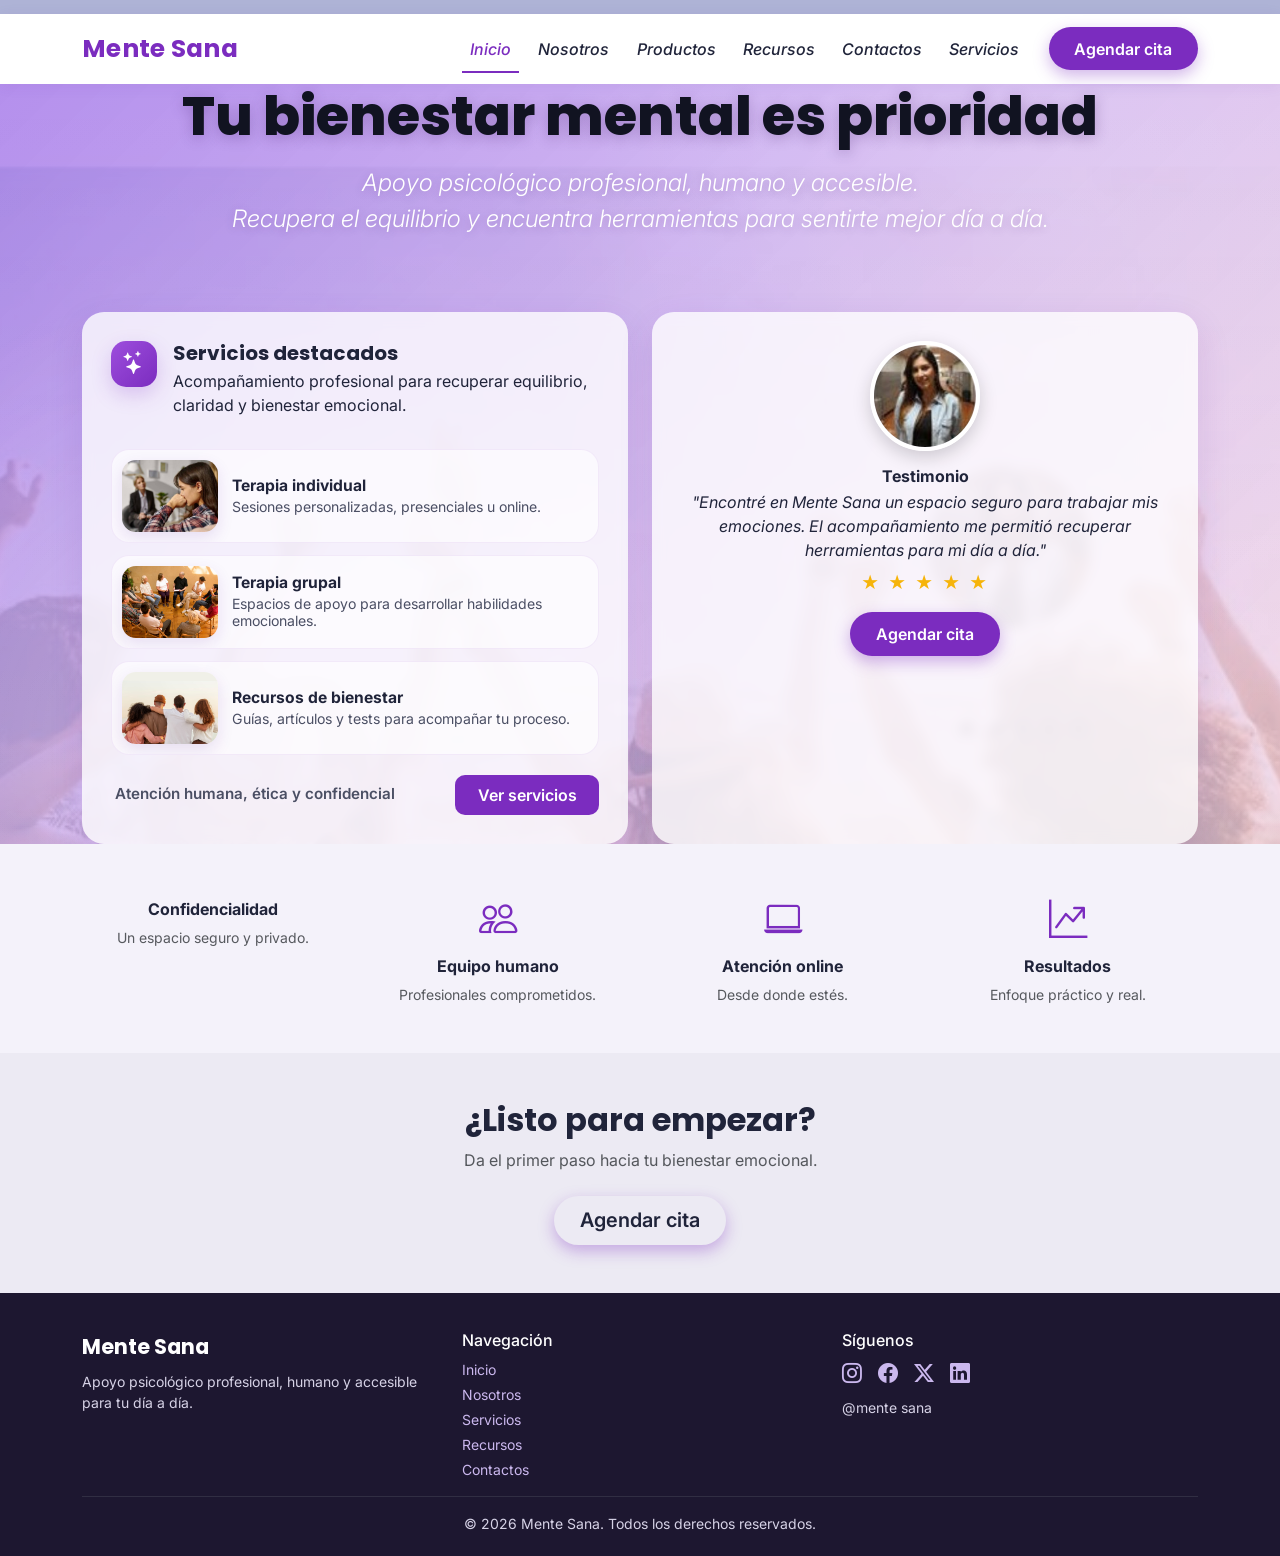
<file: index.html>
<!DOCTYPE html>
<html lang="es">
<head>
  <meta charset="UTF-8">
  <meta name="viewport" content="width=device-width, initial-scale=1.0">
  <title>Mente Sana — Tu bienestar mental es prioridad</title>

  <!-- Bootstrap 5 -->
  <link href="https://cdn.jsdelivr.net/npm/bootstrap@5.3.3/dist/css/bootstrap.min.css" rel="stylesheet">
  <!-- Bootstrap Icons -->
  <link href="https://cdn.jsdelivr.net/npm/bootstrap-icons@1.11.3/font/bootstrap-icons.css" rel="stylesheet">
  <!-- Fuentes -->
  <link rel="preconnect" href="https://fonts.googleapis.com">
  <link rel="preconnect" href="https://fonts.gstatic.com" crossorigin>
  <link href="https://fonts.googleapis.com/css2?family=Poppins:wght@500;600;700;800&family=Inter:wght@400;500;600&display=swap" rel="stylesheet">
  <!-- Estilos propios -->
  <link href="styles.css" rel="stylesheet">

  <style>
    /* Corrección específica para GitHub Pages: evita que las imágenes del bloque izquierdo del index se agranden */
    .ms-hero-cards .ms-home-card .ms-home-highlights {
      display: grid !important;
      gap: 12px !important;
    }

    .ms-hero-cards .ms-home-card .ms-home-highlight {
      display: grid !important;
      grid-template-columns: 96px minmax(0, 1fr) !important;
      align-items: center !important;
      gap: 14px !important;
      padding: 10px !important;
      border-radius: 18px !important;
      background: rgba(255,255,255,.62) !important;
      overflow: hidden !important;
    }

    .ms-hero-cards .ms-home-card .ms-home-highlight img {
      width: 96px !important;
      min-width: 96px !important;
      max-width: 96px !important;
      height: 72px !important;
      min-height: 72px !important;
      max-height: 72px !important;
      object-fit: cover !important;
      display: block !important;
      border-radius: 14px !important;
    }

    .ms-hero-cards .ms-home-card .ms-home-highlight h6 {
      margin: 0 0 3px 0 !important;
      font-size: .98rem !important;
      line-height: 1.15 !important;
    }

    .ms-hero-cards .ms-home-card .ms-home-highlight p {
      margin: 0 !important;
      font-size: .88rem !important;
      line-height: 1.25 !important;
    }

    .ms-hero-cards .ms-home-card {
      min-height: 100% !important;
      overflow: hidden !important;
    }

    @media (max-width: 575px) {
      .ms-hero-cards .ms-home-card .ms-home-highlight {
        grid-template-columns: 78px minmax(0, 1fr) !important;
      }

      .ms-hero-cards .ms-home-card .ms-home-highlight img {
        width: 78px !important;
        min-width: 78px !important;
        max-width: 78px !important;
        height: 62px !important;
        min-height: 62px !important;
        max-height: 62px !important;
      }
    }
  </style>

</head>
<body>

  <div class="ms-topband"></div>

  <nav class="navbar navbar-expand-lg ms-nav sticky-top">
    <div class="container">
      <a class="navbar-brand" href="index.html">Mente Sana</a>
      <button class="navbar-toggler" type="button" data-bs-toggle="collapse" data-bs-target="#navMenu">
        <span class="navbar-toggler-icon"></span>
      </button>
      <div class="collapse navbar-collapse" id="navMenu">
        <ul class="navbar-nav ms-auto align-items-lg-center">
          <li class="nav-item"><a class="nav-link" href="index.html">Inicio</a></li>
          <li class="nav-item"><a class="nav-link" href="nosotros.html">Nosotros</a></li>
          <li class="nav-item"><a class="nav-link" href="productos.html">Productos</a></li>
          <li class="nav-item"><a class="nav-link" href="recursos.html">Recursos</a></li>
          <li class="nav-item"><a class="nav-link" href="contactos.html">Contactos</a></li>
          <li class="nav-item"><a class="nav-link" href="servicios.html">Servicios</a></li>
          <li class="nav-item ms-lg-3 mt-2 mt-lg-0">
            <a class="btn btn-ms" href="agendar.html">Agendar cita</a>
          </li>
        </ul>
      </div>
    </div>
  </nav>


  <header class="ms-hero">
    <div class="container">
      <div class="text-center mb-4">
        <h1>Tu bienestar mental es prioridad</h1>
        <p class="lead mt-3">Apoyo psicológico profesional, humano y accesible.<br>
          Recupera el equilibrio y encuentra herramientas para sentirte mejor día a día.</p>
      </div>

      <div class="row g-4 mt-2 align-items-stretch ms-hero-cards">
        <!-- Tarjeta servicios + recursos mejorada -->
        <div class="col-lg-6">
          <div class="ms-floatcard ms-home-card h-100 reveal">
            <div class="d-flex align-items-start gap-3 mb-3">
              <div class="ms-home-icon"><i class="bi bi-stars"></i></div>
              <div>
                <h5 class="mb-1">Servicios destacados</h5>
                <p class="mb-0">Acompañamiento profesional para recuperar equilibrio, claridad y bienestar emocional.</p>
              </div>
            </div>

            <div class="ms-home-highlights">
              <div class="ms-home-highlight">
                <img src="imagenes/img1.jpeg" alt="Terapia individual">
                <div>
                  <h6>Terapia individual</h6>
                  <p>Sesiones personalizadas, presenciales u online.</p>
                </div>
              </div>

              <div class="ms-home-highlight">
                <img src="imagenes/img2.jpeg" alt="Terapia grupal">
                <div>
                  <h6>Terapia grupal</h6>
                  <p>Espacios de apoyo para desarrollar habilidades emocionales.</p>
                </div>
              </div>

              <div class="ms-home-highlight">
                <img src="imagenes/img9.jpeg" alt="Recursos de bienestar">
                <div>
                  <h6>Recursos de bienestar</h6>
                  <p>Guías, artículos y tests para acompañar tu proceso.</p>
                </div>
              </div>
            </div>

            <div class="ms-home-card-footer">
              <span><i class="bi bi-shield-heart me-1"></i> Atención humana, ética y confidencial</span>
              <a href="servicios.html" class="btn btn-ms-soft">Ver servicios</a>
            </div>
          </div>
        </div>
        <!-- Tarjeta testimonio -->
        <div class="col-lg-6">
          <div class="ms-floatcard h-100 text-center reveal">
            <img src="imagenes/testimonial.jpg" class="ms-avatar mb-3" alt="Testimonio de paciente">
            <h6 class="fw-bold mb-1">Testimonio</h6>
            <p class="fst-italic mb-2">"Encontré en Mente Sana un espacio seguro para trabajar mis emociones.
              El acompañamiento me permitió recuperar herramientas para mi día a día."</p>
            <div class="ms-stars mb-3">★ ★ ★ ★ ★</div>
            <a href="agendar.html" class="btn btn-ms">Agendar cita</a>
          </div>
        </div>
      </div>
    </div>
  </header>

  <section class="section bg-lav">
    <div class="container">
      <div class="row g-4 text-center">
        <div class="col-6 col-md-3 reveal">
          <i class="bi bi-shield-heart text-purple" style="font-size:2.4rem;"></i>
          <h6 class="mt-2 fw-bold">Confidencialidad</h6>
          <p class="text-muted small mb-0">Un espacio seguro y privado.</p>
        </div>
        <div class="col-6 col-md-3 reveal">
          <i class="bi bi-people text-purple" style="font-size:2.4rem;"></i>
          <h6 class="mt-2 fw-bold">Equipo humano</h6>
          <p class="text-muted small mb-0">Profesionales comprometidos.</p>
        </div>
        <div class="col-6 col-md-3 reveal">
          <i class="bi bi-laptop text-purple" style="font-size:2.4rem;"></i>
          <h6 class="mt-2 fw-bold">Atención online</h6>
          <p class="text-muted small mb-0">Desde donde estés.</p>
        </div>
        <div class="col-6 col-md-3 reveal">
          <i class="bi bi-graph-up-arrow text-purple" style="font-size:2.4rem;"></i>
          <h6 class="mt-2 fw-bold">Resultados</h6>
          <p class="text-muted small mb-0">Enfoque práctico y real.</p>
        </div>
      </div>
    </div>
  </section>

  <section class="section text-center">
    <div class="container">
      <h2 class="fw-bold mb-2 reveal">¿Listo para empezar?</h2>
      <p class="text-muted mb-4 reveal">Da el primer paso hacia tu bienestar emocional.</p>
      <a href="agendar.html" class="btn btn-ms btn-lg reveal">Agendar cita</a>
    </div>
  </section>

  <footer class="ms-footer">
    <div class="container">
      <div class="row gy-4">
        <div class="col-md-4">
          <div class="brand mb-2">Mente Sana</div>
          <p class="small mb-0">Apoyo psicológico profesional, humano y accesible para tu día a día.</p>
        </div>
        <div class="col-md-4">
          <h6 class="text-white">Navegación</h6>
          <div class="d-flex flex-column gap-1 small">
            <a href="index.html">Inicio</a>
            <a href="nosotros.html">Nosotros</a>
            <a href="servicios.html">Servicios</a>
            <a href="recursos.html">Recursos</a>
            <a href="contactos.html">Contactos</a>
          </div>
        </div>
        <div class="col-md-4">
          <h6 class="text-white">Síguenos</h6>
          <div class="fs-5 d-flex gap-3">
            <a href="#"><i class="bi bi-instagram"></i></a>
            <a href="#"><i class="bi bi-facebook"></i></a>
            <a href="#"><i class="bi bi-twitter-x"></i></a>
            <a href="#"><i class="bi bi-linkedin"></i></a>
          </div>
          <p class="small mt-2 mb-0">@mente sana</p>
        </div>
      </div>
      <hr class="border-secondary my-3">
      <p class="text-center small mb-0">© 2026 Mente Sana. Todos los derechos reservados.</p>
    </div>
  </footer>

  <script src="https://cdn.jsdelivr.net/npm/bootstrap@5.3.3/dist/js/bootstrap.bundle.min.js"></script>
  <script src="main.js"></script>
</body>
</html>
</file>
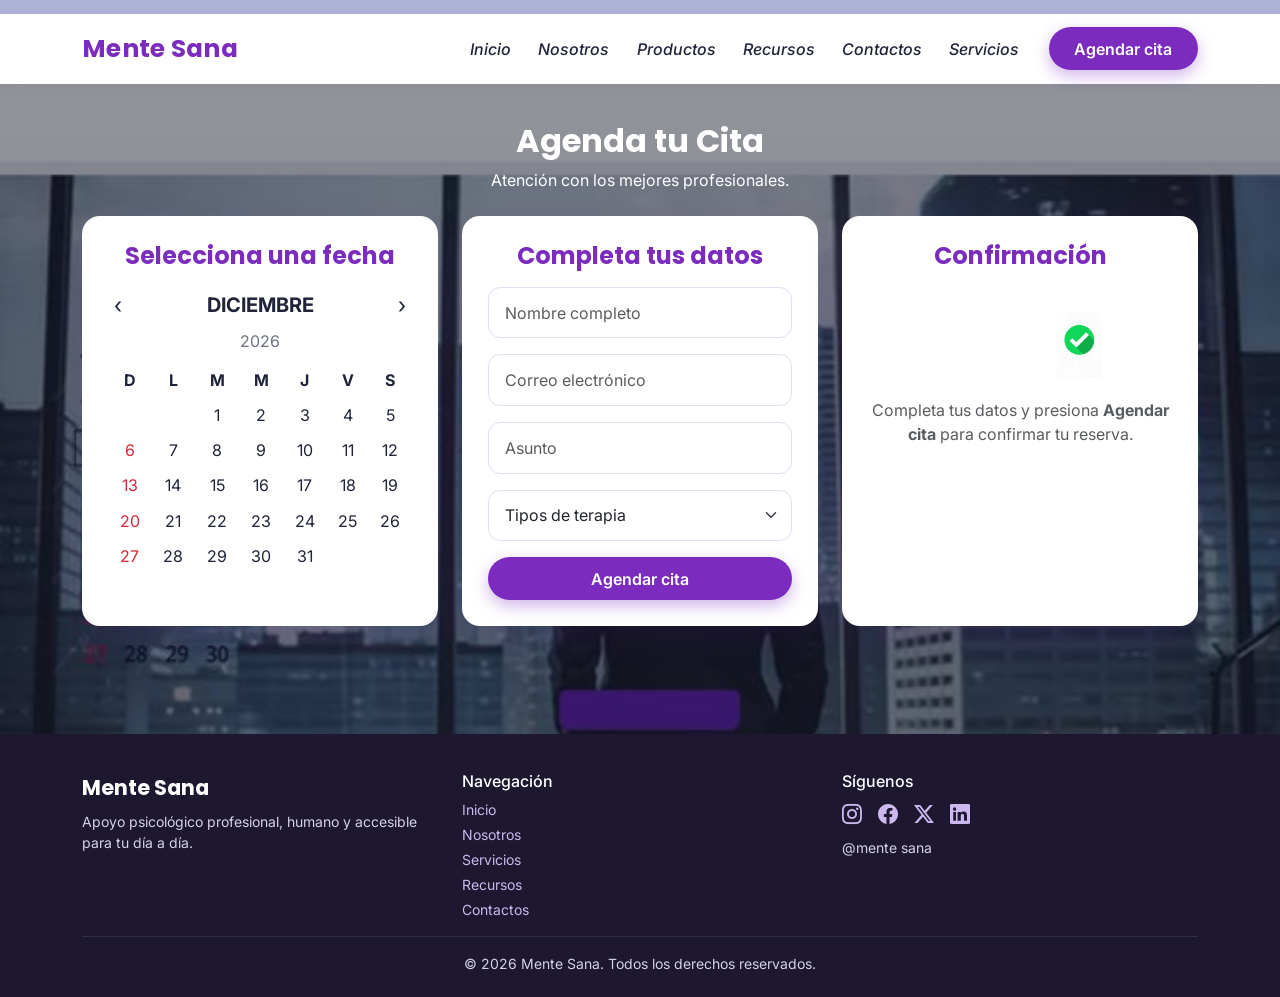
<file: agendar.html>
<!DOCTYPE html>
<html lang="es">
<head>
  <meta charset="UTF-8">
  <meta name="viewport" content="width=device-width, initial-scale=1.0">
  <title>Mente Sana — Agendar cita</title>
  <link href="https://cdn.jsdelivr.net/npm/bootstrap@5.3.3/dist/css/bootstrap.min.css" rel="stylesheet">
  <link href="https://cdn.jsdelivr.net/npm/bootstrap-icons@1.11.3/font/bootstrap-icons.css" rel="stylesheet">
  <link rel="preconnect" href="https://fonts.googleapis.com">
  <link rel="preconnect" href="https://fonts.gstatic.com" crossorigin>
  <link href="https://fonts.googleapis.com/css2?family=Poppins:wght@500;600;700;800&family=Inter:wght@400;500;600&display=swap" rel="stylesheet">
  <link href="styles.css" rel="stylesheet">
</head>
<body>

  <div class="ms-topband"></div>

  <!-- NAVBAR -->
  <nav class="navbar navbar-expand-lg ms-nav sticky-top">
    <div class="container">
      <a class="navbar-brand" href="index.html">Mente Sana</a>
      <button class="navbar-toggler" type="button" data-bs-toggle="collapse" data-bs-target="#navMenu">
        <span class="navbar-toggler-icon"></span>
      </button>
      <div class="collapse navbar-collapse" id="navMenu">
        <ul class="navbar-nav ms-auto align-items-lg-center">
          <li class="nav-item"><a class="nav-link" href="index.html">Inicio</a></li>
          <li class="nav-item"><a class="nav-link" href="nosotros.html">Nosotros</a></li>
          <li class="nav-item"><a class="nav-link" href="productos.html">Productos</a></li>
          <li class="nav-item"><a class="nav-link" href="recursos.html">Recursos</a></li>
          <li class="nav-item"><a class="nav-link" href="contactos.html">Contactos</a></li>
          <li class="nav-item"><a class="nav-link" href="servicios.html">Servicios</a></li>
          <li class="nav-item ms-lg-3 mt-2 mt-lg-0"><a class="btn btn-ms" href="agendar.html">Agendar cita</a></li>
        </ul>
      </div>
    </div>
  </nav>

  <!-- AGENDAR -->
  <section class="ms-appoint">
    <div class="container">
      <div class="text-center mb-4">
        <h2 class="fw-bold">Agenda tu Cita</h2>
        <p class="subtitle">Atención con los mejores profesionales.</p>
      </div>

      <div class="row g-4 align-items-stretch">

        <!-- Calendario -->
        <div class="col-lg-4">
          <div class="ms-panel">
            <h4 class="mb-3">Selecciona una fecha</h4>
            <div class="ms-cal-head">
              <button class="ms-cal-nav" id="calPrev" aria-label="Mes anterior">&lsaquo;</button>
              <span class="month" id="calMonth">ABRIL</span>
              <button class="ms-cal-nav" id="calNext" aria-label="Mes siguiente">&rsaquo;</button>
            </div>
            <div class="ms-cal-year" id="calYear">2025</div>
            <table class="ms-cal">
              <thead>
                <tr><th>D</th><th>L</th><th>M</th><th>M</th><th>J</th><th>V</th><th>S</th></tr>
              </thead>
              <tbody id="calBody"></tbody>
            </table>
          </div>
        </div>

        <!-- Datos -->
        <div class="col-lg-4">
          <div class="ms-panel">
            <h4 class="mb-3">Completa tus datos</h4>
            <form id="apptForm" novalidate>
              <div class="mb-3">
                <input type="text" class="form-control" placeholder="Nombre completo" required>
                <div class="invalid-feedback">Escribe tu nombre.</div>
              </div>
              <div class="mb-3">
                <input type="email" class="form-control" placeholder="Correo electrónico" required>
                <div class="invalid-feedback">Ingresa un correo válido.</div>
              </div>
              <div class="mb-3">
                <input type="text" class="form-control" placeholder="Asunto" required>
                <div class="invalid-feedback">Indica el asunto.</div>
              </div>
              <div class="mb-3">
                <select class="form-select" required>
                  <option value="" selected disabled>Tipos de terapia</option>
                  <option>Terapia individual</option>
                  <option>Terapia grupal</option>
                  <option>Coaching emocional</option>
                  <option>Atención online</option>
                </select>
                <div class="invalid-feedback">Selecciona un tipo de terapia.</div>
              </div>
              <button type="submit" class="btn btn-ms w-100">Agendar cita</button>
            </form>
          </div>
        </div>

        <!-- Confirmación -->
        <div class="col-lg-4">
          <div class="ms-panel text-center">
            <h4 class="mb-3">Confirmación</h4>

            <div id="confirmEmpty">
              <img src="imagenes/check.jpg" class="confirm-img" alt="Confirmación">
              <p class="text-muted mt-3 mb-0">Completa tus datos y presiona
                <strong>Agendar cita</strong> para confirmar tu reserva.</p>
            </div>

            <div id="confirmBox">
              <i class="bi bi-check-circle-fill ms-check"></i>
              <h5 class="fw-bold mt-3">¡Tu cita ha sido registrada!</h5>
              <p class="text-muted mb-0">Te hemos enviado los detalles a tu correo electrónico.</p>
            </div>
          </div>
        </div>

      </div>
    </div>
  </section>

  <!-- FOOTER -->
  <footer class="ms-footer">
    <div class="container">
      <div class="row gy-4">
        <div class="col-md-4">
          <div class="brand mb-2">Mente Sana</div>
          <p class="small mb-0">Apoyo psicológico profesional, humano y accesible para tu día a día.</p>
        </div>
        <div class="col-md-4">
          <h6 class="text-white">Navegación</h6>
          <div class="d-flex flex-column gap-1 small">
            <a href="index.html">Inicio</a>
            <a href="nosotros.html">Nosotros</a>
            <a href="servicios.html">Servicios</a>
            <a href="recursos.html">Recursos</a>
            <a href="contactos.html">Contactos</a>
          </div>
        </div>
        <div class="col-md-4">
          <h6 class="text-white">Síguenos</h6>
          <div class="fs-5 d-flex gap-3">
            <a href="#"><i class="bi bi-instagram"></i></a>
            <a href="#"><i class="bi bi-facebook"></i></a>
            <a href="#"><i class="bi bi-twitter-x"></i></a>
            <a href="#"><i class="bi bi-linkedin"></i></a>
          </div>
          <p class="small mt-2 mb-0">@mente sana</p>
        </div>
      </div>
      <hr class="border-secondary my-3">
      <p class="text-center small mb-0">© 2026 Mente Sana. Todos los derechos reservados.</p>
    </div>
  </footer>

  <script src="https://cdn.jsdelivr.net/npm/bootstrap@5.3.3/dist/js/bootstrap.bundle.min.js"></script>
  <script src="main.js"></script>
</body>
</html>
</file>
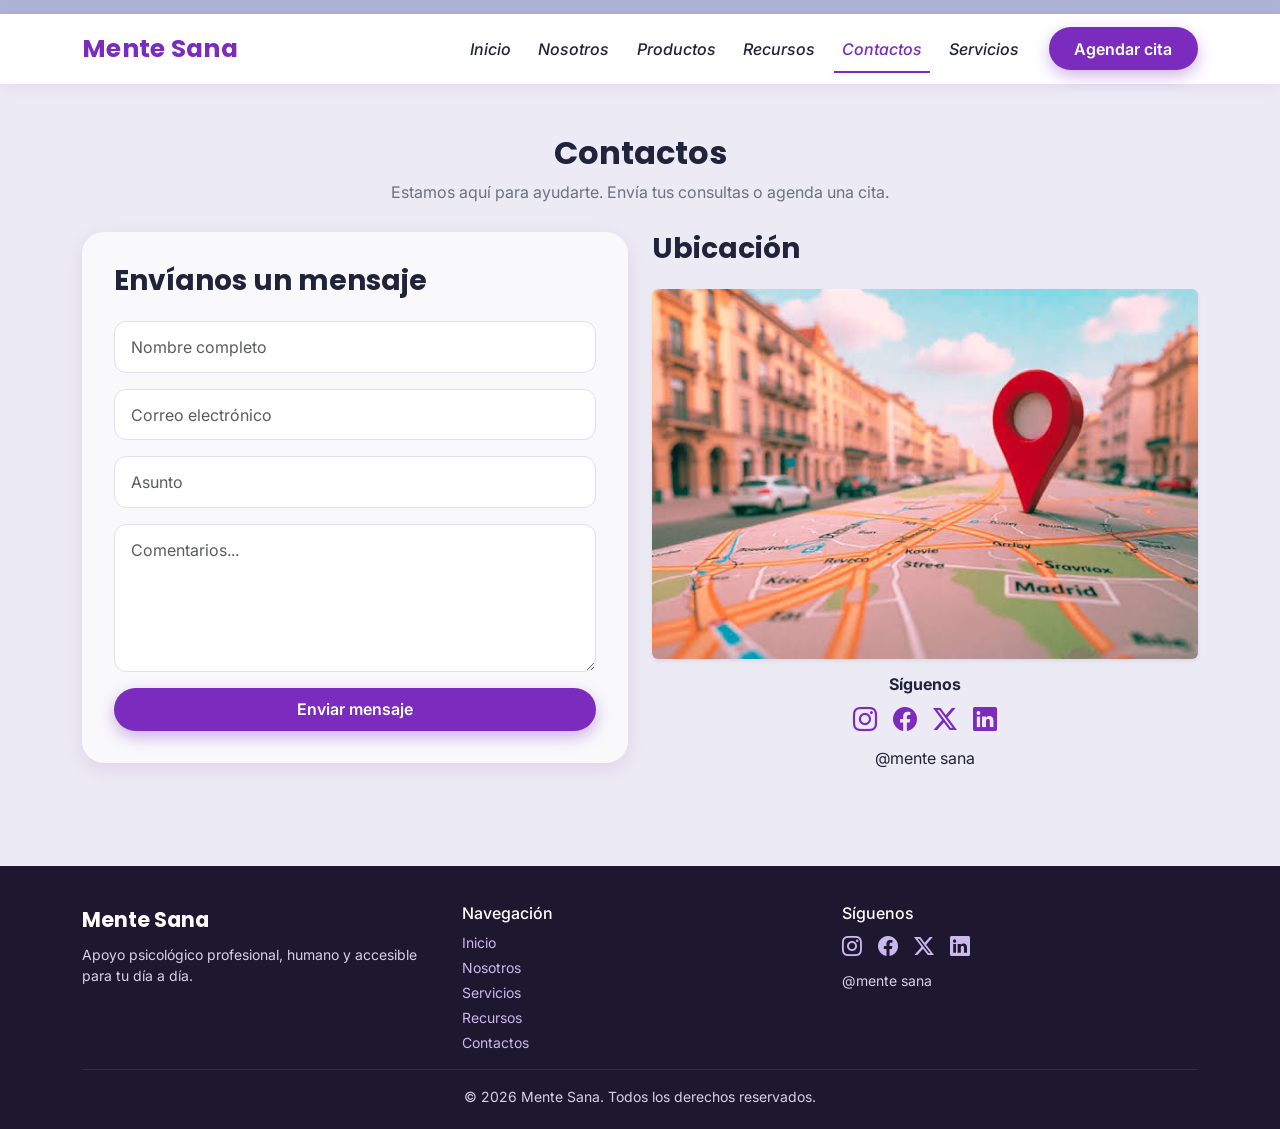
<file: contactos.html>
<!DOCTYPE html>
<html lang="es">
<head>
  <meta charset="UTF-8">
  <meta name="viewport" content="width=device-width, initial-scale=1.0">
  <title>Mente Sana — Contactos</title>
  <link href="https://cdn.jsdelivr.net/npm/bootstrap@5.3.3/dist/css/bootstrap.min.css" rel="stylesheet">
  <link href="https://cdn.jsdelivr.net/npm/bootstrap-icons@1.11.3/font/bootstrap-icons.css" rel="stylesheet">
  <link rel="preconnect" href="https://fonts.googleapis.com">
  <link rel="preconnect" href="https://fonts.gstatic.com" crossorigin>
  <link href="https://fonts.googleapis.com/css2?family=Poppins:wght@500;600;700;800&family=Inter:wght@400;500;600&display=swap" rel="stylesheet">
  <link href="styles.css" rel="stylesheet">
</head>
<body class="ms-lilac-page">

  <div class="ms-topband"></div>

  <!-- NAVBAR -->
  <nav class="navbar navbar-expand-lg ms-nav sticky-top">
    <div class="container">
      <a class="navbar-brand" href="index.html">Mente Sana</a>
      <button class="navbar-toggler" type="button" data-bs-toggle="collapse" data-bs-target="#navMenu">
        <span class="navbar-toggler-icon"></span>
      </button>
      <div class="collapse navbar-collapse" id="navMenu">
        <ul class="navbar-nav ms-auto align-items-lg-center">
          <li class="nav-item"><a class="nav-link" href="index.html">Inicio</a></li>
          <li class="nav-item"><a class="nav-link" href="nosotros.html">Nosotros</a></li>
          <li class="nav-item"><a class="nav-link" href="productos.html">Productos</a></li>
          <li class="nav-item"><a class="nav-link" href="recursos.html">Recursos</a></li>
          <li class="nav-item"><a class="nav-link" href="contactos.html">Contactos</a></li>
          <li class="nav-item"><a class="nav-link" href="servicios.html">Servicios</a></li>
          <li class="nav-item ms-lg-3 mt-2 mt-lg-0"><a class="btn btn-ms" href="agendar.html">Agendar cita</a></li>
        </ul>
      </div>
    </div>
  </nav>

  <!-- CABECERA -->
  <div class="ms-pagehead">
    <h2>Contactos</h2>
    <p>Estamos aquí para ayudarte. Envía tus consultas o agenda una cita.</p>
  </div>

  <!-- CONTENIDO -->
  <section class="section pt-0 page-fill">
    <div class="container">
      <div class="row g-4">

        <!-- Formulario -->
        <div class="col-lg-6">
          <div class="ms-form-card">
            <h3 class="fw-bold mb-4">Envíanos un mensaje</h3>
            <form id="contactForm" novalidate>
              <div class="mb-3">
                <input type="text" class="form-control" placeholder="Nombre completo" required>
                <div class="invalid-feedback">Por favor escribe tu nombre.</div>
              </div>
              <div class="mb-3">
                <input type="email" class="form-control" placeholder="Correo electrónico" required>
                <div class="invalid-feedback">Ingresa un correo válido.</div>
              </div>
              <div class="mb-3">
                <input type="text" class="form-control" placeholder="Asunto" required>
                <div class="invalid-feedback">Indica el asunto.</div>
              </div>
              <div class="mb-3">
                <textarea class="form-control" rows="5" placeholder="Comentarios..." required></textarea>
                <div class="invalid-feedback">Escribe tu mensaje.</div>
              </div>
              <button type="submit" class="btn btn-ms w-100">Enviar mensaje</button>
              <div id="contactMsg" class="alert alert-success mt-3 d-none">
                <i class="bi bi-check-circle me-2"></i>¡Mensaje enviado! Te responderemos pronto.
              </div>
            </form>
          </div>
        </div>

        <!-- Ubicación -->
        <div class="col-lg-6">
          <h3 class="fw-bold mb-4">Ubicación</h3>
          <img src="imagenes/img4.jpeg" class="img-fluid rounded shadow-sm w-100 mb-3 contact-map-img" alt="Ubicación">
          <div class="text-center">
            <h6 class="fw-bold mb-2">Síguenos</h6>
            <div class="fs-4 d-flex justify-content-center gap-3 text-purple">
              <a href="#" class="text-purple"><i class="bi bi-instagram"></i></a>
              <a href="#" class="text-purple"><i class="bi bi-facebook"></i></a>
              <a href="#" class="text-purple"><i class="bi bi-twitter-x"></i></a>
              <a href="#" class="text-purple"><i class="bi bi-linkedin"></i></a>
            </div>
            <p class="mt-2 mb-0">@mente sana</p>
          </div>
        </div>

      </div>
    </div>
  </section>

  <!-- FOOTER -->
  <footer class="ms-footer">
    <div class="container">
      <div class="row gy-4">
        <div class="col-md-4">
          <div class="brand mb-2">Mente Sana</div>
          <p class="small mb-0">Apoyo psicológico profesional, humano y accesible para tu día a día.</p>
        </div>
        <div class="col-md-4">
          <h6 class="text-white">Navegación</h6>
          <div class="d-flex flex-column gap-1 small">
            <a href="index.html">Inicio</a>
            <a href="nosotros.html">Nosotros</a>
            <a href="servicios.html">Servicios</a>
            <a href="recursos.html">Recursos</a>
            <a href="contactos.html">Contactos</a>
          </div>
        </div>
        <div class="col-md-4">
          <h6 class="text-white">Síguenos</h6>
          <div class="fs-5 d-flex gap-3">
            <a href="#"><i class="bi bi-instagram"></i></a>
            <a href="#"><i class="bi bi-facebook"></i></a>
            <a href="#"><i class="bi bi-twitter-x"></i></a>
            <a href="#"><i class="bi bi-linkedin"></i></a>
          </div>
          <p class="small mt-2 mb-0">@mente sana</p>
        </div>
      </div>
      <hr class="border-secondary my-3">
      <p class="text-center small mb-0">© 2026 Mente Sana. Todos los derechos reservados.</p>
    </div>
  </footer>

  <script src="https://cdn.jsdelivr.net/npm/bootstrap@5.3.3/dist/js/bootstrap.bundle.min.js"></script>
  <script src="main.js"></script>
</body>
</html>
</file>
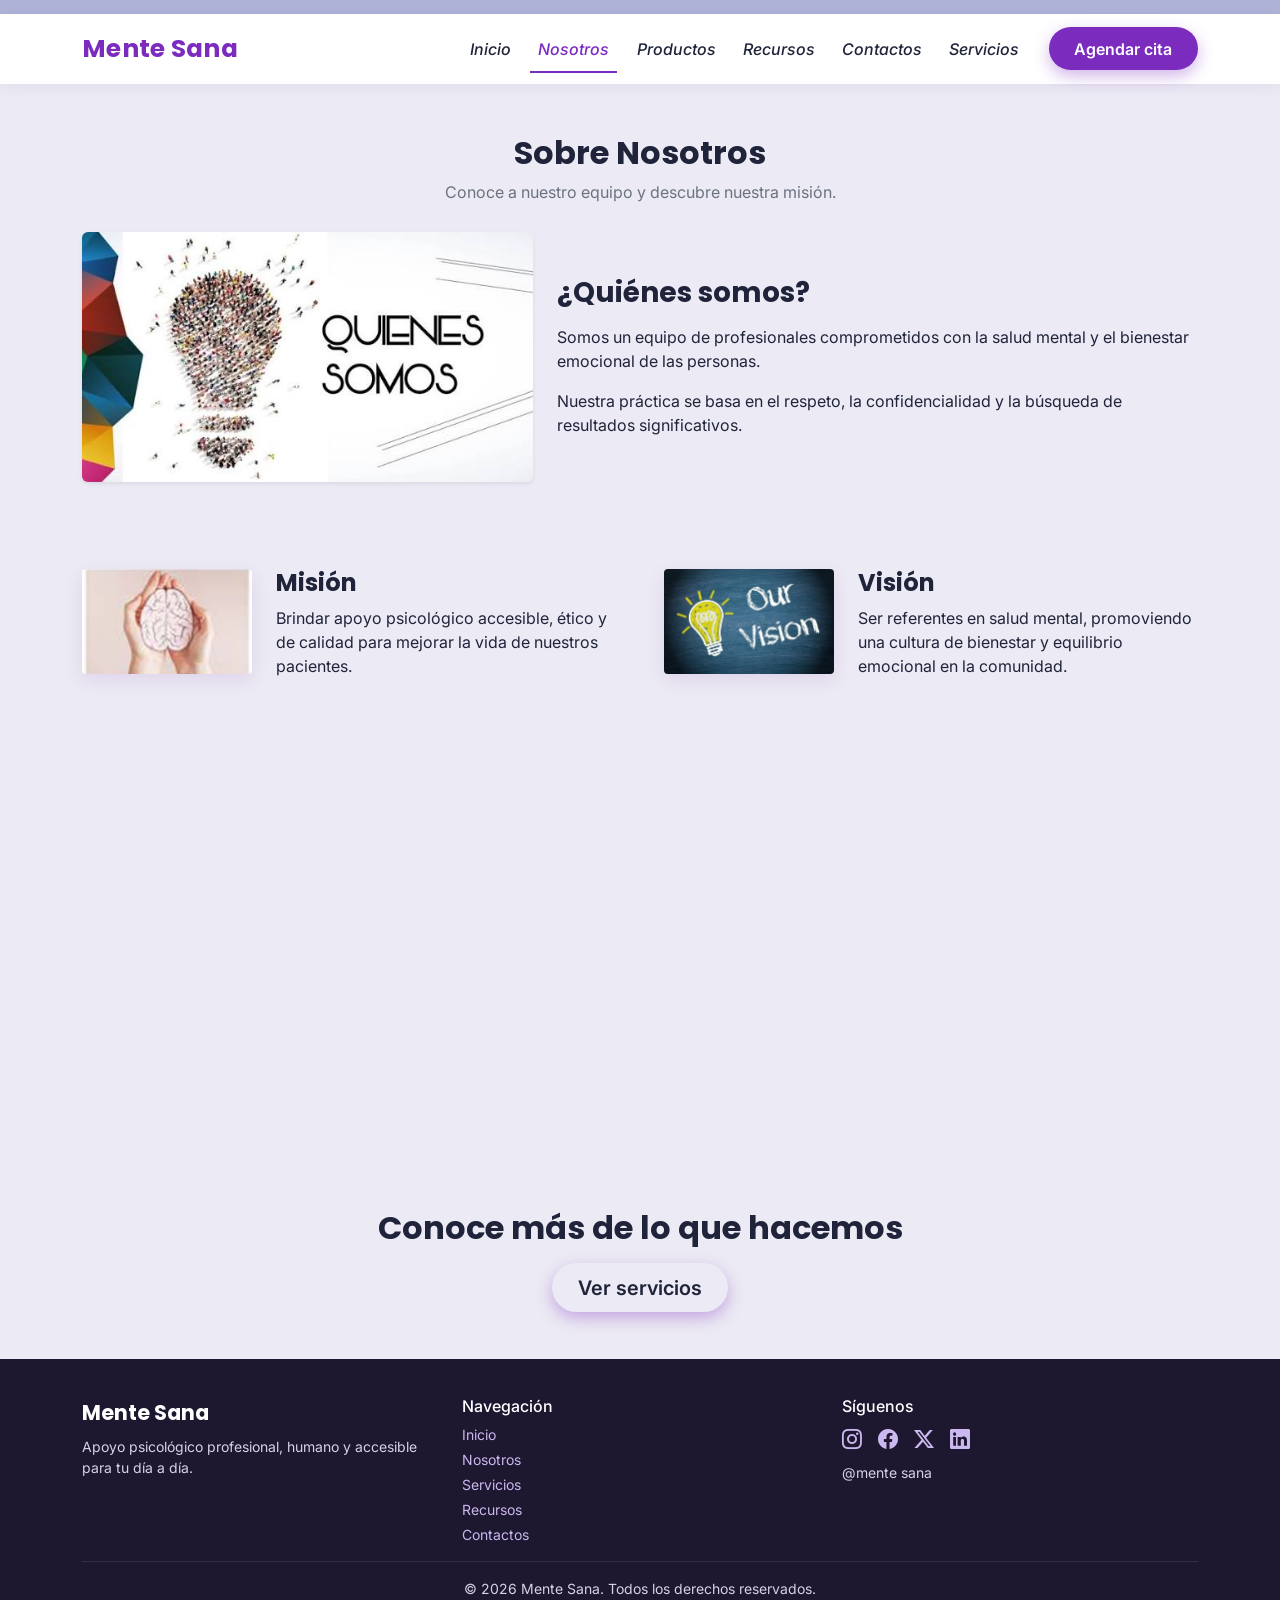
<file: nosotros.html>
<!DOCTYPE html>
<html lang="es">
<head>
  <meta charset="UTF-8">
  <meta name="viewport" content="width=device-width, initial-scale=1.0">
  <title>Mente Sana — Sobre Nosotros</title>
  <link href="https://cdn.jsdelivr.net/npm/bootstrap@5.3.3/dist/css/bootstrap.min.css" rel="stylesheet">
  <link href="https://cdn.jsdelivr.net/npm/bootstrap-icons@1.11.3/font/bootstrap-icons.css" rel="stylesheet">
  <link rel="preconnect" href="https://fonts.googleapis.com">
  <link rel="preconnect" href="https://fonts.gstatic.com" crossorigin>
  <link href="https://fonts.googleapis.com/css2?family=Poppins:wght@500;600;700;800&family=Inter:wght@400;500;600&display=swap" rel="stylesheet">
  <link href="styles.css" rel="stylesheet">
</head>
<body class="ms-lilac-page">

  <div class="ms-topband"></div>

  <!-- NAVBAR -->
  <nav class="navbar navbar-expand-lg ms-nav sticky-top">
    <div class="container">
      <a class="navbar-brand" href="index.html">Mente Sana</a>
      <button class="navbar-toggler" type="button" data-bs-toggle="collapse" data-bs-target="#navMenu">
        <span class="navbar-toggler-icon"></span>
      </button>
      <div class="collapse navbar-collapse" id="navMenu">
        <ul class="navbar-nav ms-auto align-items-lg-center">
          <li class="nav-item"><a class="nav-link" href="index.html">Inicio</a></li>
          <li class="nav-item"><a class="nav-link" href="nosotros.html">Nosotros</a></li>
          <li class="nav-item"><a class="nav-link" href="productos.html">Productos</a></li>
          <li class="nav-item"><a class="nav-link" href="recursos.html">Recursos</a></li>
          <li class="nav-item"><a class="nav-link" href="contactos.html">Contactos</a></li>
          <li class="nav-item"><a class="nav-link" href="servicios.html">Servicios</a></li>
          <li class="nav-item ms-lg-3 mt-2 mt-lg-0"><a class="btn btn-ms" href="agendar.html">Agendar cita</a></li>
        </ul>
      </div>
    </div>
  </nav>

  <!-- CABECERA -->
  <div class="ms-pagehead">
    <h2>Sobre Nosotros</h2>
    <p>Conoce a nuestro equipo y descubre nuestra misión.</p>
  </div>

  <!-- ¿QUIÉNES SOMOS? -->
  <section class="section pt-0">
    <div class="container">
      <div class="row align-items-center g-4 reveal">
        <div class="col-md-5">
          <img src="imagenes/quienes_somos.jpg" class="img-fluid rounded shadow-sm w-100 about-main-img" alt="Equipo de psicólogos">
        </div>
        <div class="col-md-7">
          <h3 class="fw-bold mb-3">¿Quiénes somos?</h3>
          <p>Somos un equipo de profesionales comprometidos con la salud mental
            y el bienestar emocional de las personas.</p>
          <p class="mb-0">Nuestra práctica se basa en el respeto, la confidencialidad
            y la búsqueda de resultados significativos.</p>
        </div>
      </div>
    </div>
  </section>

  <!-- MISIÓN Y VISIÓN -->
  <section class="section bg-lav page-fill">
    <div class="container">
      <div class="row g-5">
        <div class="col-md-6">
          <div class="d-flex align-items-start gap-4 reveal">
            <img src="imagenes/mision.jpg" class="ms-feature-photo" alt="Misión: cuidado de la salud mental">
            <div>
              <h4 class="fw-bold">Misión</h4>
              <p class="mb-0">Brindar apoyo psicológico accesible, ético y de calidad
                para mejorar la vida de nuestros pacientes.</p>
            </div>
          </div>
        </div>
        <div class="col-md-6">
          <div class="d-flex align-items-start gap-4 reveal">
            <img src="imagenes/vision.jpg" class="ms-feature-photo" alt="Visión: bienestar emocional en comunidad">
            <div>
              <h4 class="fw-bold">Visión</h4>
              <p class="mb-0">Ser referentes en salud mental, promoviendo una cultura de
                bienestar y equilibrio emocional en la comunidad.</p>
            </div>
          </div>
        </div>
      </div>
    </div>
  </section>

  <!-- CTA -->
  <section class="section text-center">
    <div class="container">
      <h2 class="fw-bold mb-3 reveal">Conoce más de lo que hacemos</h2>
      <a href="servicios.html" class="btn btn-ms btn-lg reveal">Ver servicios</a>
    </div>
  </section>

  <!-- FOOTER -->
  <footer class="ms-footer">
    <div class="container">
      <div class="row gy-4">
        <div class="col-md-4">
          <div class="brand mb-2">Mente Sana</div>
          <p class="small mb-0">Apoyo psicológico profesional, humano y accesible para tu día a día.</p>
        </div>
        <div class="col-md-4">
          <h6 class="text-white">Navegación</h6>
          <div class="d-flex flex-column gap-1 small">
            <a href="index.html">Inicio</a>
            <a href="nosotros.html">Nosotros</a>
            <a href="servicios.html">Servicios</a>
            <a href="recursos.html">Recursos</a>
            <a href="contactos.html">Contactos</a>
          </div>
        </div>
        <div class="col-md-4">
          <h6 class="text-white">Síguenos</h6>
          <div class="fs-5 d-flex gap-3">
            <a href="#"><i class="bi bi-instagram"></i></a>
            <a href="#"><i class="bi bi-facebook"></i></a>
            <a href="#"><i class="bi bi-twitter-x"></i></a>
            <a href="#"><i class="bi bi-linkedin"></i></a>
          </div>
          <p class="small mt-2 mb-0">@mente sana</p>
        </div>
      </div>
      <hr class="border-secondary my-3">
      <p class="text-center small mb-0">© 2026 Mente Sana. Todos los derechos reservados.</p>
    </div>
  </footer>

  <script src="https://cdn.jsdelivr.net/npm/bootstrap@5.3.3/dist/js/bootstrap.bundle.min.js"></script>
  <script src="main.js"></script>
</body>
</html>
</file>
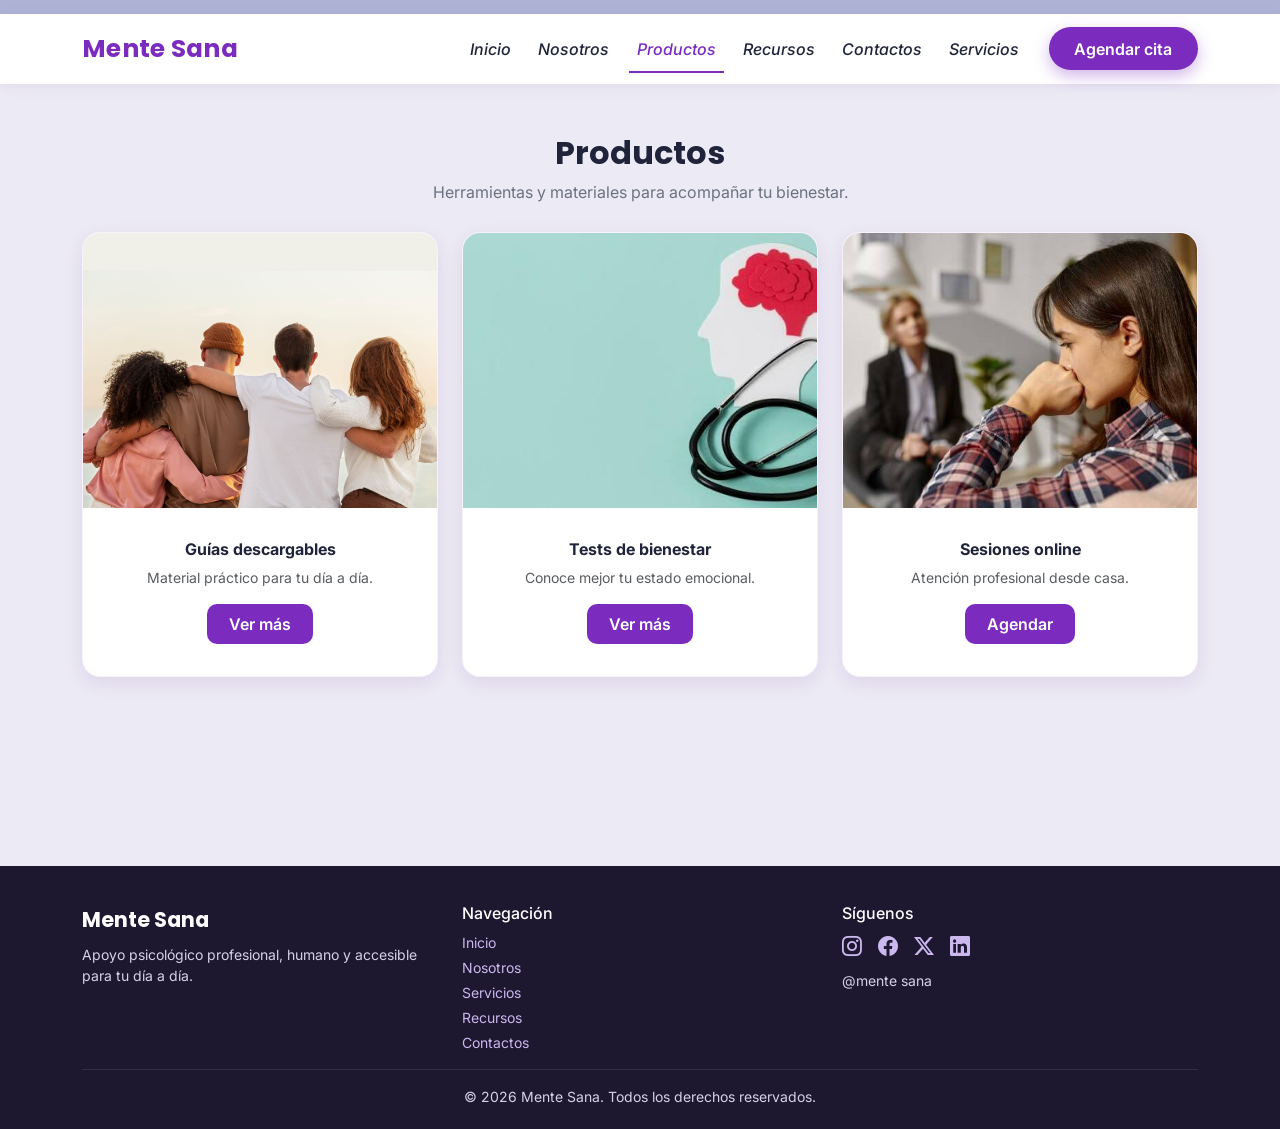
<file: productos.html>
<!DOCTYPE html>
<html lang="es">
<head>
  <meta charset="UTF-8">
  <meta name="viewport" content="width=device-width, initial-scale=1.0">
  <title>Mente Sana — Productos</title>
  <link href="https://cdn.jsdelivr.net/npm/bootstrap@5.3.3/dist/css/bootstrap.min.css" rel="stylesheet">
  <link href="https://cdn.jsdelivr.net/npm/bootstrap-icons@1.11.3/font/bootstrap-icons.css" rel="stylesheet">
  <link rel="preconnect" href="https://fonts.googleapis.com">
  <link rel="preconnect" href="https://fonts.gstatic.com" crossorigin>
  <link href="https://fonts.googleapis.com/css2?family=Poppins:wght@500;600;700;800&family=Inter:wght@400;500;600&display=swap" rel="stylesheet">
  <link href="styles.css" rel="stylesheet">
</head>
<body class="ms-lilac-page">

  <div class="ms-topband"></div>

  <!-- NAVBAR -->
  <nav class="navbar navbar-expand-lg ms-nav sticky-top">
    <div class="container">
      <a class="navbar-brand" href="index.html">Mente Sana</a>
      <button class="navbar-toggler" type="button" data-bs-toggle="collapse" data-bs-target="#navMenu">
        <span class="navbar-toggler-icon"></span>
      </button>
      <div class="collapse navbar-collapse" id="navMenu">
        <ul class="navbar-nav ms-auto align-items-lg-center">
          <li class="nav-item"><a class="nav-link" href="index.html">Inicio</a></li>
          <li class="nav-item"><a class="nav-link" href="nosotros.html">Nosotros</a></li>
          <li class="nav-item"><a class="nav-link" href="productos.html">Productos</a></li>
          <li class="nav-item"><a class="nav-link" href="recursos.html">Recursos</a></li>
          <li class="nav-item"><a class="nav-link" href="contactos.html">Contactos</a></li>
          <li class="nav-item"><a class="nav-link" href="servicios.html">Servicios</a></li>
          <li class="nav-item ms-lg-3 mt-2 mt-lg-0"><a class="btn btn-ms" href="agendar.html">Agendar cita</a></li>
        </ul>
      </div>
    </div>
  </nav>

  <!-- CABECERA -->
  <div class="ms-pagehead">
    <h2>Productos</h2>
    <p>Herramientas y materiales para acompañar tu bienestar.</p>
  </div>

  <section class="section pt-0 page-fill">
    <div class="container">
      <div class="row g-4">
        <div class="col-md-4">
          <div class="ms-card reveal">
            <img src="imagenes/img9.jpeg" class="card-img-top" alt="Guías descargables">
            <div class="p-4 text-center">
              <h6 class="fw-bold">Guías descargables</h6>
              <p class="text-muted small mb-3">Material práctico para tu día a día.</p>
              <a href="recursos.html" class="btn btn-ms-soft">Ver más</a>
            </div>
          </div>
        </div>
        <div class="col-md-4">
          <div class="ms-card reveal">
            <img src="imagenes/img10.jpeg" class="card-img-top" alt="Tests de bienestar">
            <div class="p-4 text-center">
              <h6 class="fw-bold">Tests de bienestar</h6>
              <p class="text-muted small mb-3">Conoce mejor tu estado emocional.</p>
              <a href="recursos.html" class="btn btn-ms-soft">Ver más</a>
            </div>
          </div>
        </div>
        <div class="col-md-4">
          <div class="ms-card reveal">
            <img src="imagenes/img1.jpeg" class="card-img-top" alt="Sesiones online">
            <div class="p-4 text-center">
              <h6 class="fw-bold">Sesiones online</h6>
              <p class="text-muted small mb-3">Atención profesional desde casa.</p>
              <a href="agendar.html" class="btn btn-ms-soft">Agendar</a>
            </div>
          </div>
        </div>
      </div>
    </div>
  </section>

  <!-- FOOTER -->
  <footer class="ms-footer">
    <div class="container">
      <div class="row gy-4">
        <div class="col-md-4">
          <div class="brand mb-2">Mente Sana</div>
          <p class="small mb-0">Apoyo psicológico profesional, humano y accesible para tu día a día.</p>
        </div>
        <div class="col-md-4">
          <h6 class="text-white">Navegación</h6>
          <div class="d-flex flex-column gap-1 small">
            <a href="index.html">Inicio</a>
            <a href="nosotros.html">Nosotros</a>
            <a href="servicios.html">Servicios</a>
            <a href="recursos.html">Recursos</a>
            <a href="contactos.html">Contactos</a>
          </div>
        </div>
        <div class="col-md-4">
          <h6 class="text-white">Síguenos</h6>
          <div class="fs-5 d-flex gap-3">
            <a href="#"><i class="bi bi-instagram"></i></a>
            <a href="#"><i class="bi bi-facebook"></i></a>
            <a href="#"><i class="bi bi-twitter-x"></i></a>
            <a href="#"><i class="bi bi-linkedin"></i></a>
          </div>
          <p class="small mt-2 mb-0">@mente sana</p>
        </div>
      </div>
      <hr class="border-secondary my-3">
      <p class="text-center small mb-0">© 2026 Mente Sana. Todos los derechos reservados.</p>
    </div>
  </footer>

  <script src="https://cdn.jsdelivr.net/npm/bootstrap@5.3.3/dist/js/bootstrap.bundle.min.js"></script>
  <script src="main.js"></script>
</body>
</html>
</file>
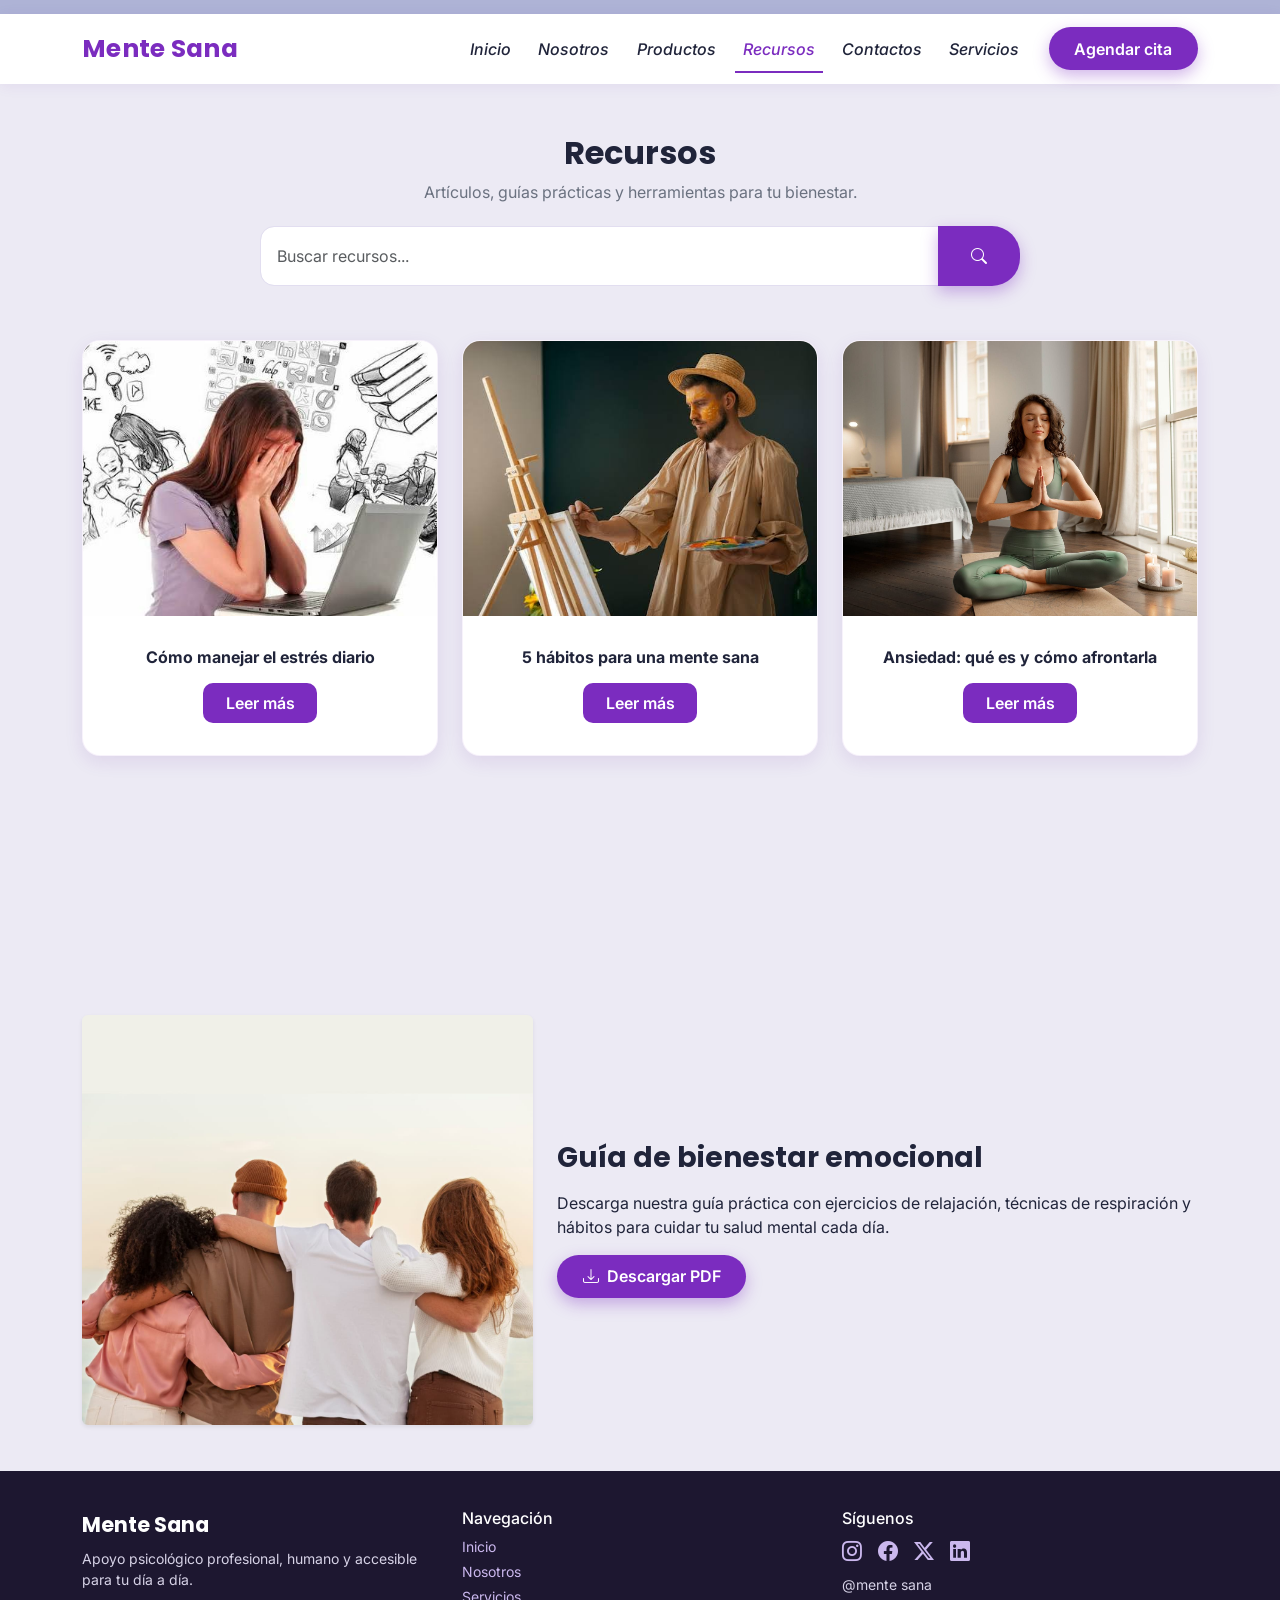
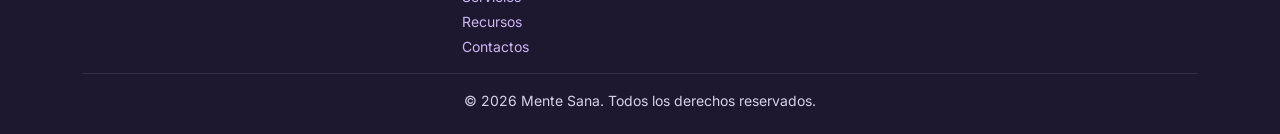
<file: recursos.html>
<!DOCTYPE html>
<html lang="es">
<head>
  <meta charset="UTF-8">
  <meta name="viewport" content="width=device-width, initial-scale=1.0">
  <title>Mente Sana — Recursos</title>
  <link href="https://cdn.jsdelivr.net/npm/bootstrap@5.3.3/dist/css/bootstrap.min.css" rel="stylesheet">
  <link href="https://cdn.jsdelivr.net/npm/bootstrap-icons@1.11.3/font/bootstrap-icons.css" rel="stylesheet">
  <link rel="preconnect" href="https://fonts.googleapis.com">
  <link rel="preconnect" href="https://fonts.gstatic.com" crossorigin>
  <link href="https://fonts.googleapis.com/css2?family=Poppins:wght@500;600;700;800&family=Inter:wght@400;500;600&display=swap" rel="stylesheet">
  <link href="styles.css" rel="stylesheet">
</head>
<body class="ms-lilac-page">

  <div class="ms-topband"></div>

  <!-- NAVBAR -->
  <nav class="navbar navbar-expand-lg ms-nav sticky-top">
    <div class="container">
      <a class="navbar-brand" href="index.html">Mente Sana</a>
      <button class="navbar-toggler" type="button" data-bs-toggle="collapse" data-bs-target="#navMenu">
        <span class="navbar-toggler-icon"></span>
      </button>
      <div class="collapse navbar-collapse" id="navMenu">
        <ul class="navbar-nav ms-auto align-items-lg-center">
          <li class="nav-item"><a class="nav-link" href="index.html">Inicio</a></li>
          <li class="nav-item"><a class="nav-link" href="nosotros.html">Nosotros</a></li>
          <li class="nav-item"><a class="nav-link" href="productos.html">Productos</a></li>
          <li class="nav-item"><a class="nav-link" href="recursos.html">Recursos</a></li>
          <li class="nav-item"><a class="nav-link" href="contactos.html">Contactos</a></li>
          <li class="nav-item"><a class="nav-link" href="servicios.html">Servicios</a></li>
          <li class="nav-item ms-lg-3 mt-2 mt-lg-0"><a class="btn btn-ms" href="agendar.html">Agendar cita</a></li>
        </ul>
      </div>
    </div>
  </nav>

  <!-- CABECERA -->
  <div class="ms-pagehead">
    <h2>Recursos</h2>
    <p>Artículos, guías prácticas y herramientas para tu bienestar.</p>
  </div>

  <!-- BUSCADOR -->
  <div class="container">
    <div class="input-group mb-5 reveal recursos-search" style="max-width:760px;margin:0 auto;">
      <input type="text" class="form-control" placeholder="Buscar recursos...">
      <button class="btn btn-ms" type="button"><i class="bi bi-search"></i></button>
    </div>
  </div>

  <!-- TARJETAS DE ARTÍCULOS -->
  <section class="section pt-0 page-fill">
    <div class="container">
      <div class="row g-4">

        <div class="col-md-4">
          <div class="ms-card reveal">
            <img src="imagenes/img11.jpeg" class="card-img-top" alt="Estrés">
            <div class="p-4 text-center">
              <h6 class="fw-bold">Cómo manejar el estrés diario</h6>
              <a href="#" class="btn btn-ms-soft mt-2">Leer más</a>
            </div>
          </div>
        </div>

        <div class="col-md-4">
          <div class="ms-card reveal">
            <img src="imagenes/img7.jpeg" class="card-img-top" alt="Hábitos saludables">
            <div class="p-4 text-center">
              <h6 class="fw-bold">5 hábitos para una mente sana</h6>
              <a href="#" class="btn btn-ms-soft mt-2">Leer más</a>
            </div>
          </div>
        </div>

        <div class="col-md-4">
          <div class="ms-card reveal">
            <img src="imagenes/img5.jpeg" class="card-img-top" alt="Ansiedad">
            <div class="p-4 text-center">
              <h6 class="fw-bold">Ansiedad: qué es y cómo afrontarla</h6>
              <a href="#" class="btn btn-ms-soft mt-2">Leer más</a>
            </div>
          </div>
        </div>

      </div>
    </div>
  </section>

  <!-- GUÍA DESCARGABLE -->
  <section class="section bg-lav">
    <div class="container">
      <div class="row align-items-center g-4 reveal">
        <div class="col-md-5 text-center">
          <img src="imagenes/img9.jpeg" class="img-fluid rounded shadow-sm" alt="Guía de bienestar">
        </div>
        <div class="col-md-7">
          <h3 class="fw-bold mb-3">Guía de bienestar emocional</h3>
          <p>Descarga nuestra guía práctica con ejercicios de relajación, técnicas de respiración
            y hábitos para cuidar tu salud mental cada día.</p>
          <a href="#" class="btn btn-ms"><i class="bi bi-download me-2"></i>Descargar PDF</a>
        </div>
      </div>
    </div>
  </section>

  <!-- FOOTER -->
  <footer class="ms-footer">
    <div class="container">
      <div class="row gy-4">
        <div class="col-md-4">
          <div class="brand mb-2">Mente Sana</div>
          <p class="small mb-0">Apoyo psicológico profesional, humano y accesible para tu día a día.</p>
        </div>
        <div class="col-md-4">
          <h6 class="text-white">Navegación</h6>
          <div class="d-flex flex-column gap-1 small">
            <a href="index.html">Inicio</a>
            <a href="nosotros.html">Nosotros</a>
            <a href="servicios.html">Servicios</a>
            <a href="recursos.html">Recursos</a>
            <a href="contactos.html">Contactos</a>
          </div>
        </div>
        <div class="col-md-4">
          <h6 class="text-white">Síguenos</h6>
          <div class="fs-5 d-flex gap-3">
            <a href="#"><i class="bi bi-instagram"></i></a>
            <a href="#"><i class="bi bi-facebook"></i></a>
            <a href="#"><i class="bi bi-twitter-x"></i></a>
            <a href="#"><i class="bi bi-linkedin"></i></a>
          </div>
          <p class="small mt-2 mb-0">@mente sana</p>
        </div>
      </div>
      <hr class="border-secondary my-3">
      <p class="text-center small mb-0">© 2026 Mente Sana. Todos los derechos reservados.</p>
    </div>
  </footer>

  <script src="https://cdn.jsdelivr.net/npm/bootstrap@5.3.3/dist/js/bootstrap.bundle.min.js"></script>
  <script src="main.js"></script>
</body>
</html>
</file>
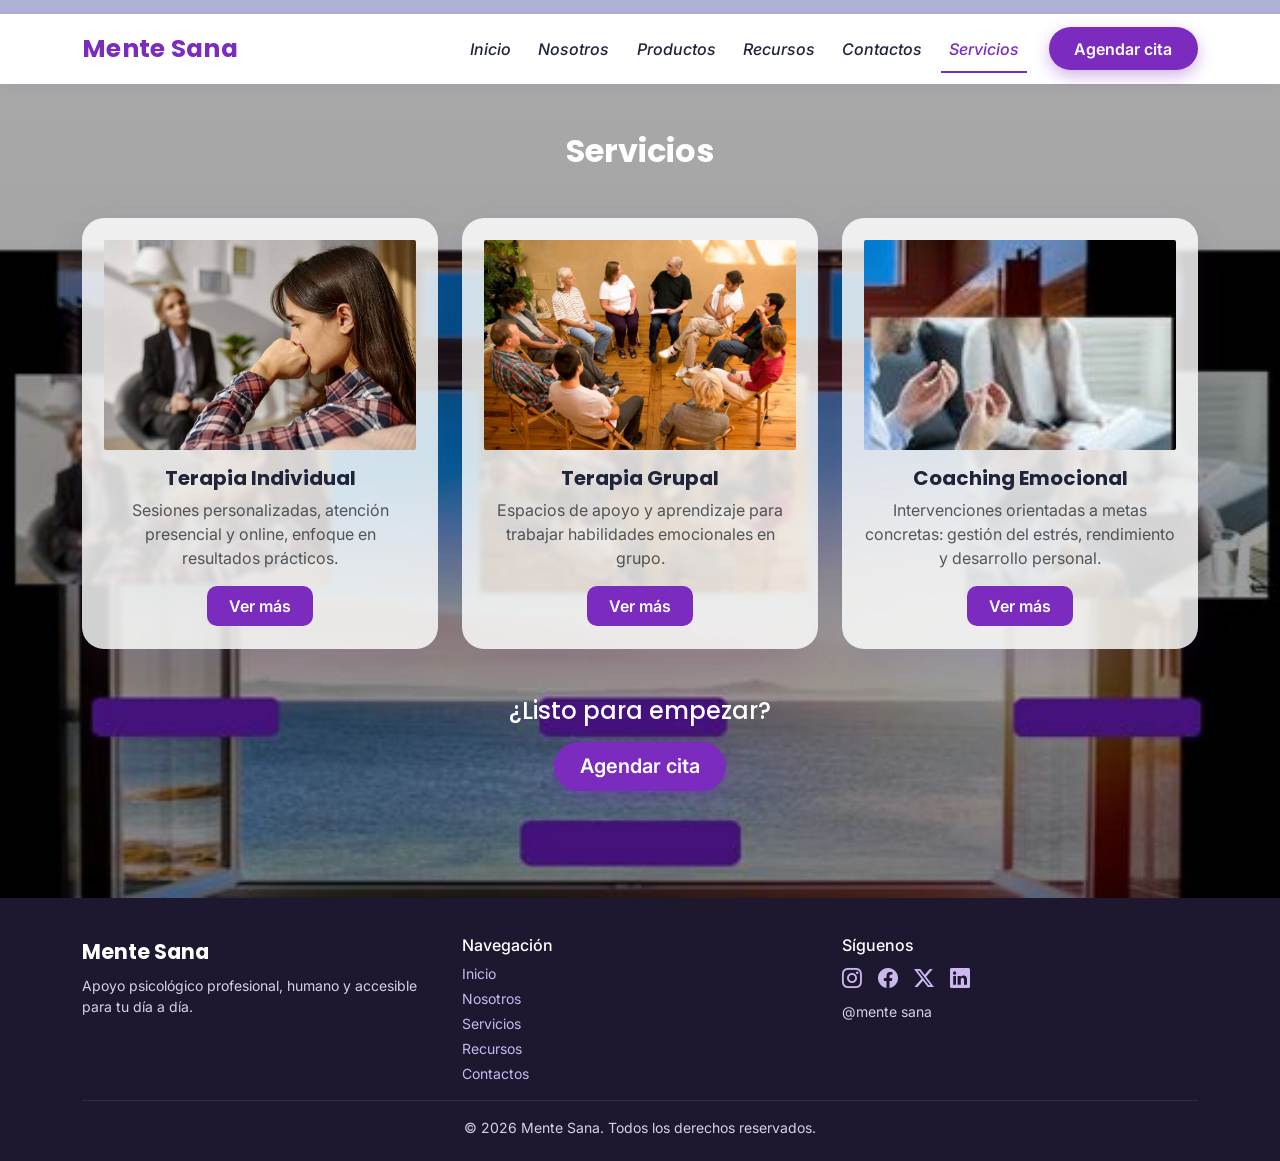
<file: servicios.html>
<!DOCTYPE html>
<html lang="es">
<head>
  <meta charset="UTF-8">
  <meta name="viewport" content="width=device-width, initial-scale=1.0">
  <title>Mente Sana — Servicios</title>
  <link href="https://cdn.jsdelivr.net/npm/bootstrap@5.3.3/dist/css/bootstrap.min.css" rel="stylesheet">
  <link href="https://cdn.jsdelivr.net/npm/bootstrap-icons@1.11.3/font/bootstrap-icons.css" rel="stylesheet">
  <link rel="preconnect" href="https://fonts.googleapis.com">
  <link rel="preconnect" href="https://fonts.gstatic.com" crossorigin>
  <link href="https://fonts.googleapis.com/css2?family=Poppins:wght@500;600;700;800&family=Inter:wght@400;500;600&display=swap" rel="stylesheet">
  <link href="styles.css" rel="stylesheet">
</head>
<body>

  <div class="ms-topband"></div>

  <!-- NAVBAR -->
  <nav class="navbar navbar-expand-lg ms-nav sticky-top">
    <div class="container">
      <a class="navbar-brand" href="index.html">Mente Sana</a>
      <button class="navbar-toggler" type="button" data-bs-toggle="collapse" data-bs-target="#navMenu">
        <span class="navbar-toggler-icon"></span>
      </button>
      <div class="collapse navbar-collapse" id="navMenu">
        <ul class="navbar-nav ms-auto align-items-lg-center">
          <li class="nav-item"><a class="nav-link" href="index.html">Inicio</a></li>
          <li class="nav-item"><a class="nav-link" href="nosotros.html">Nosotros</a></li>
          <li class="nav-item"><a class="nav-link" href="productos.html">Productos</a></li>
          <li class="nav-item"><a class="nav-link" href="recursos.html">Recursos</a></li>
          <li class="nav-item"><a class="nav-link" href="contactos.html">Contactos</a></li>
          <li class="nav-item"><a class="nav-link" href="servicios.html">Servicios</a></li>
          <li class="nav-item ms-lg-3 mt-2 mt-lg-0"><a class="btn btn-ms" href="agendar.html">Agendar cita</a></li>
        </ul>
      </div>
    </div>
  </nav>

  <!-- SECCIÓN SERVICIOS (fondo oscuro) -->
  <section class="ms-services">
    <div class="container">
      <h2 class="text-center fw-bold mb-5 reveal">Servicios</h2>
      <div class="row g-4">

        <div class="col-lg-4">
          <div class="ms-service-card reveal">
            <img src="imagenes/img1.jpeg" class="card-img-top mb-3" alt="Terapia Individual">
            <h5 class="fw-bold text-center">Terapia Individual</h5>
            <p class="text-center text-muted">Sesiones personalizadas, atención presencial y online,
              enfoque en resultados prácticos.</p>
            <div class="text-center">
              <a href="agendar.html" class="btn btn-ms-soft">Ver más</a>
            </div>
          </div>
        </div>

        <div class="col-lg-4">
          <div class="ms-service-card reveal">
            <img src="imagenes/img2.jpeg" class="card-img-top mb-3" alt="Terapia Grupal">
            <h5 class="fw-bold text-center">Terapia Grupal</h5>
            <p class="text-center text-muted">Espacios de apoyo y aprendizaje para trabajar
              habilidades emocionales en grupo.</p>
            <div class="text-center">
              <a href="agendar.html" class="btn btn-ms-soft">Ver más</a>
            </div>
          </div>
        </div>

        <div class="col-lg-4">
          <div class="ms-service-card reveal">
            <img src="imagenes/service-coaching.jpg" class="card-img-top mb-3" alt="Coaching Emocional">
            <h5 class="fw-bold text-center">Coaching Emocional</h5>
            <p class="text-center text-muted">Intervenciones orientadas a metas concretas:
              gestión del estrés, rendimiento y desarrollo personal.</p>
            <div class="text-center">
              <a href="agendar.html" class="btn btn-ms-soft">Ver más</a>
            </div>
          </div>
        </div>

      </div>

      <div class="text-center mt-5 reveal">
        <h4 class="text-white mb-3">¿Listo para empezar?</h4>
        <a href="agendar.html" class="btn btn-ms btn-lg">Agendar cita</a>
      </div>
    </div>
  </section>

  <!-- FOOTER -->
  <footer class="ms-footer">
    <div class="container">
      <div class="row gy-4">
        <div class="col-md-4">
          <div class="brand mb-2">Mente Sana</div>
          <p class="small mb-0">Apoyo psicológico profesional, humano y accesible para tu día a día.</p>
        </div>
        <div class="col-md-4">
          <h6 class="text-white">Navegación</h6>
          <div class="d-flex flex-column gap-1 small">
            <a href="index.html">Inicio</a>
            <a href="nosotros.html">Nosotros</a>
            <a href="servicios.html">Servicios</a>
            <a href="recursos.html">Recursos</a>
            <a href="contactos.html">Contactos</a>
          </div>
        </div>
        <div class="col-md-4">
          <h6 class="text-white">Síguenos</h6>
          <div class="fs-5 d-flex gap-3">
            <a href="#"><i class="bi bi-instagram"></i></a>
            <a href="#"><i class="bi bi-facebook"></i></a>
            <a href="#"><i class="bi bi-twitter-x"></i></a>
            <a href="#"><i class="bi bi-linkedin"></i></a>
          </div>
          <p class="small mt-2 mb-0">@mente sana</p>
        </div>
      </div>
      <hr class="border-secondary my-3">
      <p class="text-center small mb-0">© 2026 Mente Sana. Todos los derechos reservados.</p>
    </div>
  </footer>

  <script src="https://cdn.jsdelivr.net/npm/bootstrap@5.3.3/dist/js/bootstrap.bundle.min.js"></script>
  <script src="main.js"></script>
</body>
</html>
</file>
<file: styles.css>
/* =========================================================
   MENTE SANA — Hoja de estilos principal
   Paleta morada + lavanda, tipografía Poppins / Inter
   ========================================================= */

:root {
  --ms-purple: #7B2CBF;
  --ms-purple-dark: #5E1B9E;
  --ms-purple-light: #9D4EDD;
  --ms-lavender: #ECEAF4;
  --ms-lavender-soft: #F4F2FA;
  --ms-band: #AEB3D6;
  --ms-bg: #ECEAF3;
  --ms-card: #ffffff;
  --ms-text: #20243a;
  --ms-muted: #6b7280;
  --ms-shadow: 0 12px 35px rgba(94, 27, 158, .12);
  --ms-shadow-sm: 0 6px 18px rgba(94, 27, 158, .10);
}

* { scroll-behavior: smooth; }

body {
  font-family: 'Inter', system-ui, -apple-system, sans-serif;
  color: var(--ms-text);
  background: var(--ms-bg);
  margin: 0;
}

h1, h2, h3, h4, h5, .display-title, .navbar-brand {
  font-family: 'Poppins', system-ui, sans-serif;
}

/* ---------- Barra superior lavanda ---------- */
.ms-topband {
  height: 14px;
  background: var(--ms-band);
}

/* ---------- Navbar ---------- */
.navbar.ms-nav {
  background: #ffffff;
  box-shadow: 0 2px 14px rgba(94, 27, 158, .07);
  padding-top: .7rem;
  padding-bottom: .7rem;
}

.navbar-brand {
  font-weight: 700;
  font-size: 1.55rem;
  color: var(--ms-purple) !important;
  letter-spacing: .3px;
}

.ms-nav .nav-link {
  color: var(--ms-text) !important;
  font-weight: 500;
  font-style: italic;
  margin: 0 .35rem;
  position: relative;
  transition: color .2s ease;
}

.ms-nav .nav-link:hover,
.ms-nav .nav-link.active {
  color: var(--ms-purple) !important;
}

.ms-nav .nav-link::after {
  content: "";
  position: absolute;
  left: 0; bottom: -4px;
  height: 2px; width: 0;
  background: var(--ms-purple);
  transition: width .25s ease;
}
.ms-nav .nav-link:hover::after,
.ms-nav .nav-link.active::after { width: 100%; }

/* ---------- Botones ---------- */
.btn-ms {
  background: var(--ms-purple);
  color: #fff;
  font-weight: 600;
  border: none;
  border-radius: 30px;
  padding: .6rem 1.6rem;
  transition: transform .15s ease, background .2s ease, box-shadow .2s ease;
  box-shadow: 0 6px 16px rgba(123, 44, 191, .35);
}
.btn-ms:hover {
  background: var(--ms-purple-dark);
  color: #fff;
  transform: translateY(-2px);
  box-shadow: 0 10px 22px rgba(123, 44, 191, .42);
}

.btn-ms-soft {
  background: var(--ms-purple);
  color: #fff;
  border: none;
  border-radius: 10px;
  padding: .5rem 1.4rem;
  font-weight: 600;
  transition: background .2s ease, transform .15s ease;
}
.btn-ms-soft:hover { background: var(--ms-purple-dark); color:#fff; transform: translateY(-2px); }

/* ---------- Hero principal ---------- */
.ms-hero {
  position: relative;
  min-height: 78vh;
  display: flex;
  align-items: center;
  background:
    linear-gradient(135deg, rgba(164, 120, 233, .88) 0%, rgba(194, 159, 237, .80) 42%, rgba(241, 206, 224, .72) 100%),
    url("imagenes/home-bg.jpg") center/cover no-repeat;
  overflow: hidden;
}
.ms-hero::after {
  content:"";
  position:absolute; inset:0;
  background:
    linear-gradient(180deg, rgba(255,255,255,.06), rgba(255,255,255,.10)),
    radial-gradient(circle at 18% 88%, rgba(255,255,255,.18), transparent 38%),
    radial-gradient(circle at 82% 18%, rgba(255,255,255,.14), transparent 42%);
}
.ms-hero .container { position: relative; z-index: 2; }
.ms-hero h1 {
  font-weight: 800;
  font-size: clamp(2rem, 5vw, 3.4rem);
  color: #ffffff;
  text-shadow: 0 3px 14px rgba(73, 34, 110, .28);
}
.ms-hero .lead {
  color: #ffffff;
  font-style: italic;
  font-size: clamp(1rem, 2.2vw, 1.5rem);
  text-shadow: 0 2px 10px rgba(73, 34, 110, .22);
}

/* Tarjetas flotantes del hero */
.ms-floatcard {
  background: rgba(255,255,255,.78);
  backdrop-filter: blur(6px);
  border-radius: 22px;
  padding: 1.8rem;
  box-shadow: var(--ms-shadow);
}
.ms-floatcard h5 { font-weight: 700; color: var(--ms-text); }

.ms-avatar {
  width: 110px; height: 110px;
  border-radius: 50%;
  object-fit: cover;
  border: 4px solid #fff;
  margin: 0 auto;
  display:block;
  background: linear-gradient(135deg, var(--ms-purple-light), var(--ms-purple));
}
.ms-stars { color: #f6b40a; font-size: 1.1rem; letter-spacing: 2px; }

/* ---------- Cabecera de sección interna ---------- */
.ms-pagehead {
  text-align: center;
  padding: 2.6rem 1rem 1.2rem;
}
.ms-pagehead h2 { font-weight: 700; color: var(--ms-text); }
.ms-pagehead p { color: var(--ms-muted); margin-bottom: 0; }

/* ---------- Tarjetas genéricas ---------- */
.ms-card {
  background: var(--ms-card);
  border-radius: 20px;
  box-shadow: var(--ms-shadow-sm);
  overflow: hidden;
  height: 100%;
  transition: transform .2s ease, box-shadow .2s ease;
  border: 1px solid rgba(123,44,191,.06);
}
.ms-card:hover { transform: translateY(-6px); box-shadow: var(--ms-shadow); }

/* Imagen-placeholder con degradado + icono */
.ms-imgph {
  height: 190px;
  display: flex;
  align-items: center;
  justify-content: center;
  color: #fff;
  font-size: 3rem;
  background: linear-gradient(135deg, var(--ms-purple-light), var(--ms-purple));
}
.ms-imgph.alt1 { background: linear-gradient(135deg, #9d8df1, #6a5acd); }
.ms-imgph.alt2 { background: linear-gradient(135deg, #f0a6c9, #b15fa8); }
.ms-imgph.alt3 { background: linear-gradient(135deg, #7dd0c4, #3a9b8f); }
.ms-imgph.alt4 { background: linear-gradient(135deg, #f7b267, #e98a3c); }

/* ---------- Sección Nosotros ---------- */
.ms-feature-icon {
  width: 120px; height: 120px; flex: 0 0 120px;
  border-radius: 16px;
  display:flex; align-items:center; justify-content:center;
  color:#fff; font-size: 2.4rem;
  background: linear-gradient(135deg, var(--ms-purple-light), var(--ms-purple));
}

/* ---------- Sección Servicios (fondo oscuro) ---------- */
.ms-services {
  background:
    linear-gradient(180deg, rgba(0,0,0,.34), rgba(0,0,0,.40)),
    url("imagenes/services-bg.jpg") center/cover no-repeat;
  padding: 3rem 0 4rem;
}
.ms-services h2 { color:#fff; }
.ms-service-card {
  background: rgba(255,255,255,.92);
  border-radius: 22px;
  padding: 1.4rem;
  height: 100%;
  box-shadow: var(--ms-shadow);
}
.ms-service-card .ms-imgph { border-radius: 14px; height: 170px; }

/* ---------- Formularios ---------- */
.ms-form-card {
  background: rgba(255,255,255,.65);
  border-radius: 22px;
  padding: 2rem;
  box-shadow: var(--ms-shadow-sm);
}
.form-control, .form-select {
  border-radius: 12px;
  padding: .8rem 1rem;
  border: 1px solid #e2def0;
}
.form-control:focus, .form-select:focus {
  border-color: var(--ms-purple-light);
  box-shadow: 0 0 0 .2rem rgba(123,44,191,.15);
}

/* ---------- Mapa / ubicación ---------- */
.ms-map {
  border-radius: 18px;
  min-height: 320px;
  background:
    radial-gradient(circle at 70% 45%, rgba(214,40,57,.0) 0 18px, transparent 19px),
    linear-gradient(135deg, #f3d9c0, #e8c4a8 60%, #cfe2f3);
  position: relative;
  display:flex; align-items:center; justify-content:center;
  box-shadow: var(--ms-shadow-sm);
}
.ms-map .pin {
  font-size: 3.2rem; color: #d62839;
  filter: drop-shadow(0 6px 6px rgba(0,0,0,.25));
}

/* ---------- Agendar cita ---------- */
.ms-appoint {
  background:
    linear-gradient(180deg, rgba(12,18,31,.45), rgba(12,18,31,.55)),
    url("imagenes/agenda-bg.jpg") center/cover no-repeat;
  padding: 2.4rem 0 4rem;
}
.ms-appoint h2, .ms-appoint .subtitle { color:#fff; }
.ms-panel {
  background:#fff;
  border-radius: 18px;
  padding: 1.6rem;
  height: 100%;
  box-shadow: var(--ms-shadow);
}
.ms-panel h4 { color: var(--ms-purple); font-weight:700; text-align:center; }

/* Calendario */
.ms-cal-head { display:flex; align-items:center; justify-content:space-between; margin-bottom:.4rem; }
.ms-cal-head .month { font-weight:700; font-size:1.25rem; text-align:center; flex:1; }
.ms-cal-nav { background:none; border:none; color:var(--ms-text); font-size:1.4rem; cursor:pointer; }
.ms-cal-year { text-align:center; color:var(--ms-muted); margin-bottom:.6rem; }
table.ms-cal { width:100%; text-align:center; border-collapse:collapse; }
table.ms-cal th { color:var(--ms-text); padding:.35rem 0; font-weight:700; }
table.ms-cal td { padding:.35rem 0; cursor:pointer; border-radius:8px; transition: background .15s ease; }
table.ms-cal td:hover:not(.empty) { background: var(--ms-lavender); }
table.ms-cal td.sun { color:#d62839; }
table.ms-cal td.selected { background: var(--ms-purple); color:#fff; font-weight:700; }

.ms-check { font-size: 5rem; color:#22c55e; }

/* Confirmación oculta por defecto */
#confirmBox { display:none; }

/* ---------- Footer ---------- */
.ms-footer {
  background: #1d1730;
  color: #d6d2e6;
  padding: 2.4rem 0 1.4rem;
}
.ms-footer a { color:#cbb8ee; text-decoration:none; }
.ms-footer a:hover { color:#fff; }
.ms-footer .brand { color:#fff; font-weight:700; font-family:'Poppins',sans-serif; font-size:1.3rem; }

/* ---------- Utilidades ---------- */
.section { padding: 3rem 0; }
.text-purple { color: var(--ms-purple) !important; }
.bg-lav { background: var(--ms-lavender-soft); }

/* Animación de aparición */
.reveal { opacity:0; transform: translateY(22px); transition: opacity .6s ease, transform .6s ease; }
.reveal.show { opacity:1; transform:none; }

@media (prefers-reduced-motion: reduce) {
  * { scroll-behavior: auto; }
  .reveal { transition:none; opacity:1; transform:none; }
}

/* ---------- Responsive ---------- */
@media (max-width: 991px) {
  .ms-hero { min-height: auto; padding: 3rem 0; }
  .ms-feature-icon { width:90px; height:90px; flex-basis:90px; font-size:1.9rem; }
}

.card-img-top{height:220px;object-fit:cover;width:100%;}


/* Ajustes de imágenes según el diseño de referencia */
.ms-hero { min-height: 74vh; }
.ms-hero h1 { color:#111321; }
.ms-avatar { border:4px solid #fff; box-shadow:0 6px 18px rgba(0,0,0,.18); }
.ms-feature-photo{width:170px;height:105px;object-fit:cover;border-radius:4px;box-shadow:var(--ms-shadow-sm);flex:0 0 170px;}
.ms-services{min-height:620px;}
.ms-service-card{background:rgba(255,255,255,.82);backdrop-filter:blur(2px);}
.ms-service-card img{height:170px;object-fit:cover;border-radius:2px;}
.ms-appoint{min-height:650px;}
.confirm-img{max-width:170px;width:70%;height:auto;display:block;margin:0 auto 1rem;}
.card-img-top{height:220px;object-fit:cover;width:100%;}

/* ===== Revisión visual final basada en las capturas de ejemplo ===== */
:root { --ms-page-lilac: #ECEAF4; }
body.ms-lilac-page { background: var(--ms-page-lilac); }
body.ms-lilac-page .ms-pagehead,
body.ms-lilac-page .section,
body.ms-lilac-page .section.pt-0,
body.ms-lilac-page .bg-lav {
  background: var(--ms-page-lilac) !important;
}
body.ms-lilac-page .ms-pagehead {
  padding-top: 3.15rem;
  padding-bottom: 1.35rem;
}
body.ms-lilac-page .section { padding-top: 2.55rem; padding-bottom: 2.9rem; }
body.ms-lilac-page .section.pt-0 { padding-top: .35rem !important; }
body.ms-lilac-page .ms-card { background: #fff; }
body.ms-lilac-page .ms-form-card { background: rgba(255,255,255,.72); }

/* Evita que el footer aparezca pegado en páginas con poco contenido */
body.ms-lilac-page .page-fill { min-height: calc(100vh - 260px); }

/* Nosotros: imágenes iguales a las del PDF, bien encuadradas */
.about-main-img {
  height: 250px;
  width: 100%;
  object-fit: cover;
  object-position: center;
  border-radius: 4px;
}
.ms-feature-photo {
  width: 170px;
  height: 105px;
  object-fit: cover;
  object-position: center;
  background: #fff;
}

/* Cards de productos y recursos como las capturas */
body.ms-lilac-page .card-img-top {
  height: 275px;
  object-fit: cover;
  object-position: center;
}
body.ms-lilac-page .ms-card {
  border-radius: 18px;
  overflow: hidden;
}
body.ms-lilac-page .ms-card .p-4 { padding: 2rem 1.5rem !important; }

/* Recursos: buscador ancho con botón morado redondeado */
.recursos-search .form-control { min-height: 60px; border-radius: 14px 0 0 14px; }
.recursos-search .btn { min-width: 82px; border-radius: 0 28px 28px 0; }

/* Home más cercano a la maqueta */
.ms-hero { min-height: 74vh; }
.ms-floatcard { min-height: 225px; }
.ms-hero .row { margin-top: 3.2rem !important; }

/* Contactos: imagen de ubicación con la altura de la referencia */
.contact-map-img {
  height: 370px;
  object-fit: cover;
  object-position: center;
}

/* Servicios: tarjetas similares al PDF y sin que el footer suba */
.ms-services { min-height: calc(100vh - 86px); }
.ms-service-card img { height: 210px; object-fit: cover; object-position: center; }

@media (max-width: 991px) {
  body.ms-lilac-page .card-img-top { height: 220px; }
  .about-main-img { height: 220px; }
  .contact-map-img { height: 280px; }
}

/* ---------- Tarjeta principal de Inicio mejorada ---------- */
.ms-home-card {
  display: flex;
  flex-direction: column;
  gap: 1rem;
}

.ms-home-icon {
  width: 46px;
  height: 46px;
  flex: 0 0 46px;
  border-radius: 15px;
  display: flex;
  align-items: center;
  justify-content: center;
  color: #fff;
  font-size: 1.45rem;
  background: linear-gradient(135deg, #9D4EDD, #7B2CBF);
  box-shadow: 0 8px 20px rgba(123, 44, 191, .22);
}

.ms-home-highlights {
  display: grid;
  gap: .85rem;
}

.ms-home-highlight {
  display: grid;
  grid-template-columns: 92px 1fr;
  gap: .9rem;
  align-items: center;
  background: rgba(255,255,255,.60);
  border: 1px solid rgba(123, 44, 191, .08);
  border-radius: 18px;
  padding: .75rem;
}

.ms-home-highlight img {
  width: 92px;
  height: 70px;
  object-fit: cover;
  border-radius: 14px;
  box-shadow: 0 6px 16px rgba(94, 27, 158, .12);
}

.ms-home-highlight h6 {
  font-weight: 700;
  margin-bottom: .2rem;
  color: var(--ms-text);
}

.ms-home-highlight p {
  margin: 0;
  color: #4b4f64;
  font-size: .93rem;
  line-height: 1.35;
}

.ms-home-card-footer {
  margin-top: auto;
  display: flex;
  align-items: center;
  justify-content: space-between;
  gap: .9rem;
  flex-wrap: wrap;
  padding-top: .25rem;
}

.ms-home-card-footer span {
  color: #4b4f64;
  font-weight: 600;
  font-size: .95rem;
}

@media (max-width: 575px) {
  .ms-home-highlight {
    grid-template-columns: 1fr;
  }
  .ms-home-highlight img {
    width: 100%;
    height: 135px;
  }
}


/* ===== Fix final GitHub Pages: tamaño estable en imágenes del index ===== */
.ms-hero-cards .ms-home-card .ms-home-highlights {
  display: grid !important;
  gap: 12px !important;
}
.ms-hero-cards .ms-home-card .ms-home-highlight {
  display: grid !important;
  grid-template-columns: 96px minmax(0, 1fr) !important;
  align-items: center !important;
  gap: 14px !important;
  padding: 10px !important;
  overflow: hidden !important;
}
.ms-hero-cards .ms-home-card .ms-home-highlight img {
  width: 96px !important;
  min-width: 96px !important;
  max-width: 96px !important;
  height: 72px !important;
  min-height: 72px !important;
  max-height: 72px !important;
  object-fit: cover !important;
  display: block !important;
}
@media (max-width: 575px) {
  .ms-hero-cards .ms-home-card .ms-home-highlight {
    grid-template-columns: 78px minmax(0, 1fr) !important;
  }
  .ms-hero-cards .ms-home-card .ms-home-highlight img {
    width: 78px !important;
    min-width: 78px !important;
    max-width: 78px !important;
    height: 62px !important;
    min-height: 62px !important;
    max-height: 62px !important;
  }
}
</file>
